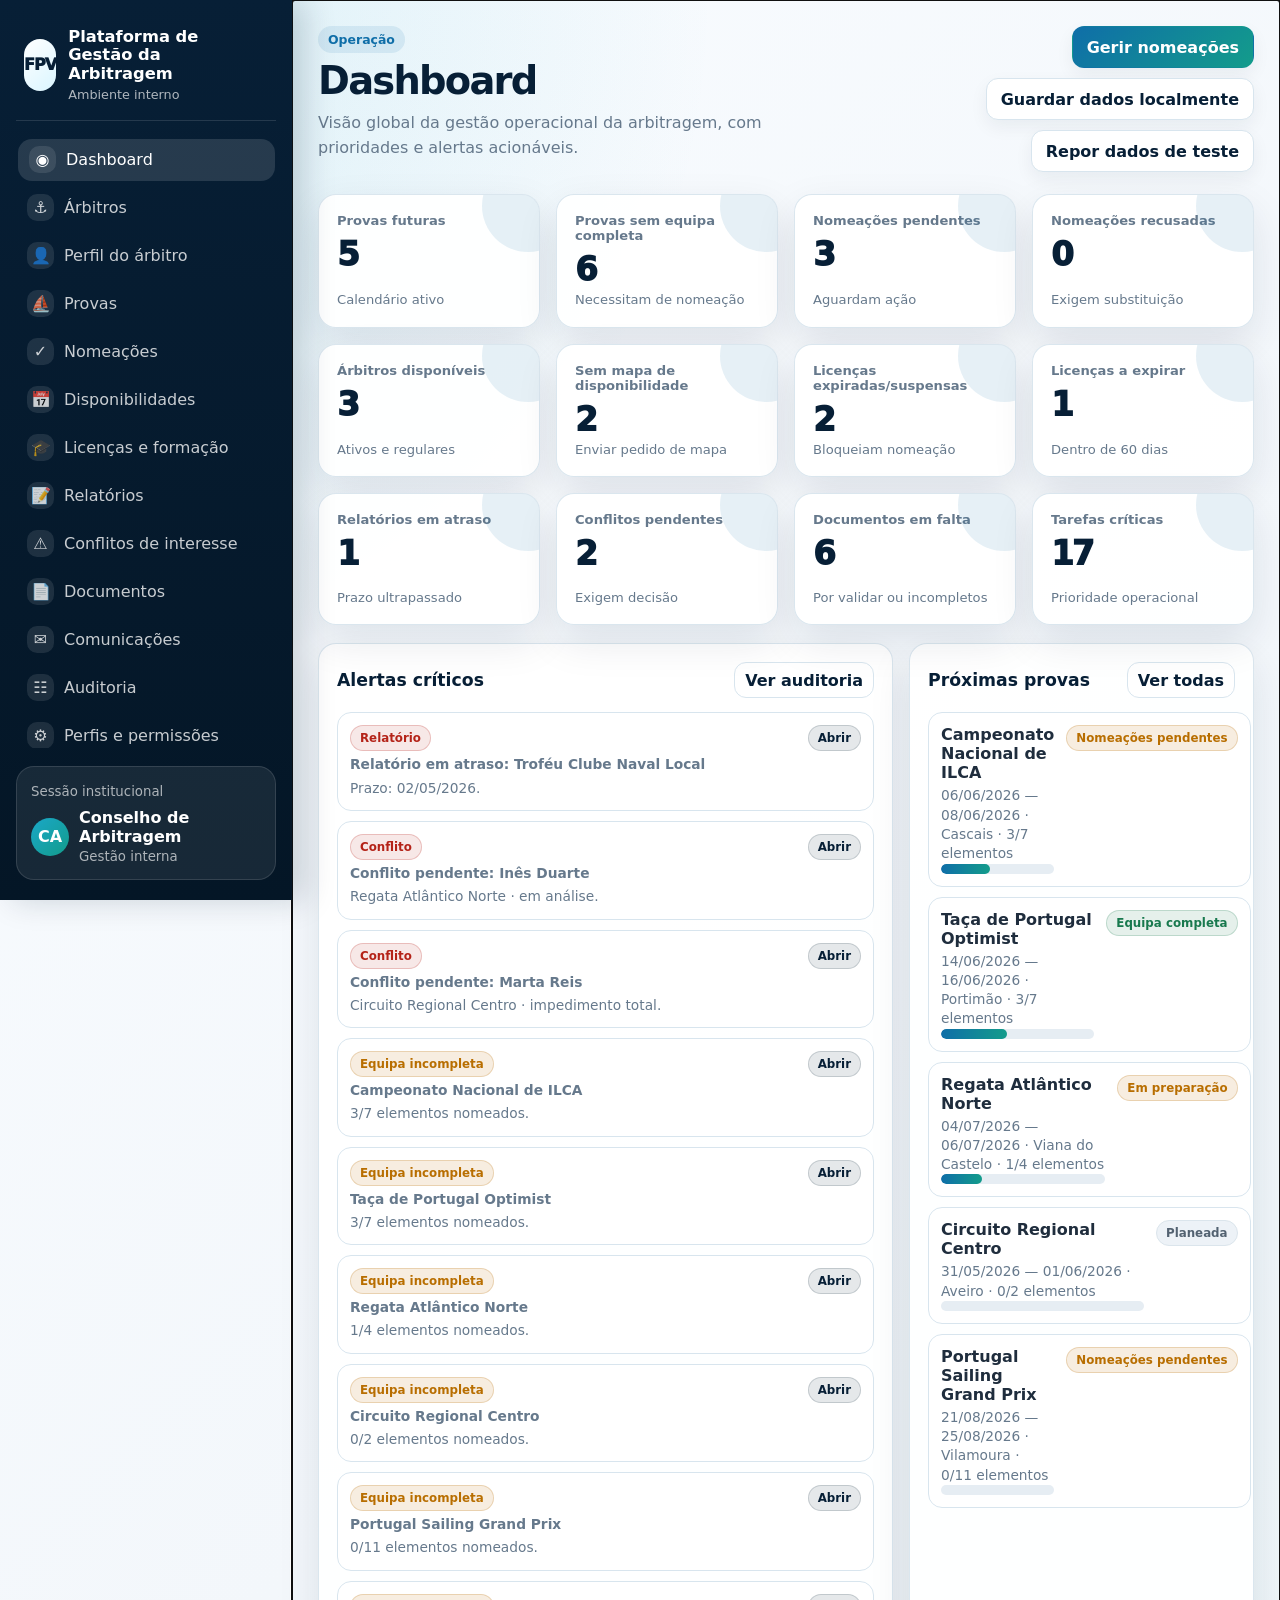
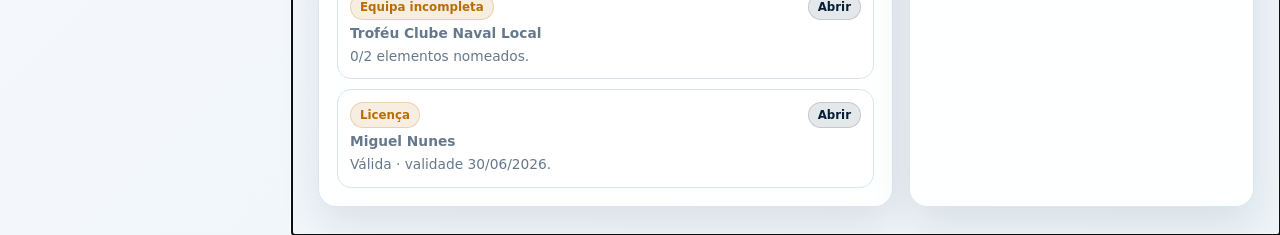
<file: index.html>
<!DOCTYPE html>
<html lang="pt-PT">
<head>
  <meta charset="UTF-8" />
  <meta name="viewport" content="width=device-width, initial-scale=1, viewport-fit=cover" />
  <meta name="theme-color" content="#071f36" />
  <meta name="color-scheme" content="light" />
  <meta name="description" content="Plataforma operacional interna para gestão da arbitragem da Federação Portuguesa de Vela." />
  <meta name="apple-mobile-web-app-capable" content="yes" />
  <meta name="apple-mobile-web-app-title" content="FPV Arb" />
  <meta name="apple-mobile-web-app-status-bar-style" content="black-translucent" />
  <link rel="manifest" href="./manifest.json?v=2.1.1" />
  <link rel="apple-touch-icon" href="./icons/icon-192.png" />
  <link rel="icon" href="./icons/icon-192.png" />
  <link rel="stylesheet" href="./styles.css?v=2.1.1" />
  <title>FPV Arbitragem | Plataforma de Gestão</title>
</head>
<body>
  <a class="skip-link" href="#main">Saltar para o conteúdo</a>

  <div class="mobile-bar">
    <button id="mobileMenuBtn" class="btn btn-ghost" type="button" aria-label="Abrir menu">☰ Menu</button>
    <strong>FPV Arbitragem</strong>
  </div>
  <div id="overlay" class="overlay" hidden></div>

  <div class="app-shell">
    <aside id="sidebar" class="sidebar" aria-label="Navegação principal">
      <div class="brand">
        <div class="brand-mark" aria-hidden="true">FPV</div>
        <div>
          <h1>Plataforma de Gestão da Arbitragem</h1>
          <p>Ambiente interno</p>
        </div>
      </div>
      <nav id="mainNav" class="nav"></nav>
      <div class="session-card">
        <small>Sessão institucional</small>
        <div class="session-user">
          <span class="avatar">CA</span>
          <span><strong>Conselho de Arbitragem</strong><br><small>Gestão interna</small></span>
        </div>
      </div>
    </aside>

    <main id="main" class="main" tabindex="-1">
      <header class="page-header">
        <div>
          <span id="pageEyebrow" class="eyebrow">Operação</span>
          <h2 id="pageTitle">Dashboard</h2>
          <p id="pageSubtitle">Visão global da gestão operacional da arbitragem.</p>
        </div>
        <div id="pageActions" class="page-actions"></div>
      </header>

      <section id="dashboard" class="section active" aria-labelledby="pageTitle"></section>
      <section id="arbitros" class="section" aria-labelledby="pageTitle"></section>
      <section id="perfil" class="section" aria-labelledby="pageTitle"></section>
      <section id="provas" class="section" aria-labelledby="pageTitle"></section>
      <section id="nomeacoes" class="section" aria-labelledby="pageTitle"></section>
      <section id="disponibilidades" class="section" aria-labelledby="pageTitle"></section>
      <section id="credenciacao" class="section" aria-labelledby="pageTitle"></section>
      <section id="relatorios" class="section" aria-labelledby="pageTitle"></section>
      <section id="conflitos" class="section" aria-labelledby="pageTitle"></section>
      <section id="documentos" class="section" aria-labelledby="pageTitle"></section>
      <section id="comunicacoes" class="section" aria-labelledby="pageTitle"></section>
      <section id="auditoria" class="section" aria-labelledby="pageTitle"></section>
      <section id="perfis" class="section" aria-labelledby="pageTitle"></section>
    </main>
  </div>

  <div id="modalRoot" class="modal-backdrop" hidden aria-hidden="true">
    <div class="modal" role="dialog" aria-modal="true" aria-labelledby="modalTitle">
      <header class="modal-header">
        <h3 id="modalTitle">Informação</h3>
        <button id="modalCloseBtn" class="icon-btn" type="button" aria-label="Fechar janela">✕</button>
      </header>
      <div id="modalBody" class="modal-body"></div>
      <footer id="modalActions" class="modal-actions"></footer>
    </div>
  </div>

  <div id="toast" class="toast" role="status" aria-live="polite"></div>

  <script src="./app.js?v=2.1.1" defer></script>
</body>
</html>
</file>
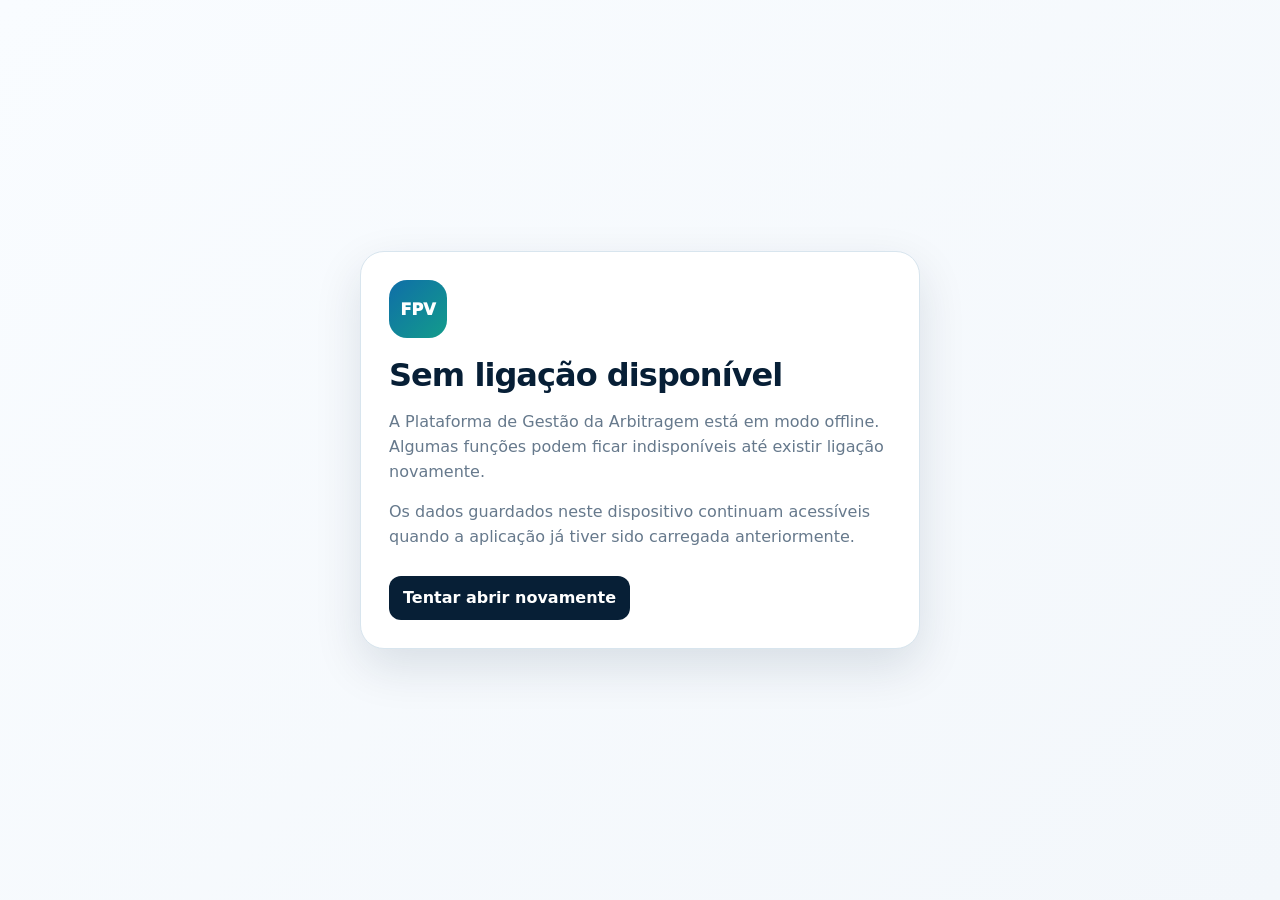
<file: offline.html>
<!DOCTYPE html>
<html lang="pt-PT">
<head>
  <meta charset="UTF-8" />
  <meta name="viewport" content="width=device-width, initial-scale=1, viewport-fit=cover" />
  <meta name="theme-color" content="#071f36" />
  <title>FPV Arbitragem | Sem ligação</title>
  <style>
    :root{--navy:#071f36;--blue:#0f6ea8;--bg:#f3f7fb;--line:#d8e5ee;--muted:#66798c}
    *{box-sizing:border-box}body{margin:0;min-height:100dvh;display:grid;place-items:center;padding:24px;font-family:Inter,system-ui,-apple-system,BlinkMacSystemFont,"Segoe UI",sans-serif;background:linear-gradient(135deg,#f9fcff,var(--bg));color:#1f2d3d}.card{width:min(560px,100%);background:#fff;border:1px solid var(--line);border-radius:24px;padding:28px;box-shadow:0 18px 48px rgba(7,31,54,.12)}.mark{width:58px;height:58px;border-radius:18px;background:linear-gradient(135deg,var(--blue),#139c8b);color:#fff;display:grid;place-items:center;font-weight:950;margin-bottom:18px}h1{margin:0;color:var(--navy);letter-spacing:-.03em}p{color:var(--muted);line-height:1.55}.btn{display:inline-flex;margin-top:10px;min-height:44px;align-items:center;padding:10px 14px;border-radius:12px;background:var(--navy);color:#fff;text-decoration:none;font-weight:800}
  </style>
</head>
<body>
  <main class="card">
    <div class="mark">FPV</div>
    <h1>Sem ligação disponível</h1>
    <p>A Plataforma de Gestão da Arbitragem está em modo offline. Algumas funções podem ficar indisponíveis até existir ligação novamente.</p>
    <p>Os dados guardados neste dispositivo continuam acessíveis quando a aplicação já tiver sido carregada anteriormente.</p>
    <a class="btn" href="./">Tentar abrir novamente</a>
  </main>
</body>
</html>
</file>
<file: styles.css>
:root{
  --navy:#071f36;--navy-2:#0d3458;--blue:#0f6ea8;--cyan:#1aa7c8;--teal:#139c8b;
  --green:#18794e;--red:#b42318;--amber:#b86e00;--yellow:#f3c94b;
  --bg:#f3f7fb;--surface:#fff;--surface-2:#eef5f9;--line:#d8e5ee;--text:#1f2d3d;--muted:#66798c;
  --shadow:0 16px 42px rgba(7,31,54,.10);--radius:18px;--sidebar:292px;--focus:0 0 0 4px rgba(15,110,168,.18)
}
*{box-sizing:border-box}[hidden]{display:none!important}html{scroll-behavior:smooth}body{margin:0;min-height:100dvh;font-family:Inter,ui-sans-serif,system-ui,-apple-system,BlinkMacSystemFont,"Segoe UI",sans-serif;color:var(--text);background:radial-gradient(circle at top left,rgba(26,167,200,.16),transparent 32%),linear-gradient(135deg,#f9fcff 0%,var(--bg) 60%,#edf5f8 100%)}
button,input,select,textarea{font:inherit}button{cursor:pointer}button:disabled{cursor:not-allowed;opacity:.55}.skip-link{position:absolute;left:-999px;top:auto;width:1px;height:1px;overflow:hidden}.skip-link:focus{left:16px;top:16px;width:auto;height:auto;padding:10px 14px;background:#fff;border:2px solid var(--blue);z-index:1000;border-radius:10px}
.app-shell{min-height:100dvh;display:grid;grid-template-columns:var(--sidebar) 1fr}.sidebar{position:sticky;top:0;height:100dvh;padding:20px 16px calc(20px + env(safe-area-inset-bottom));background:linear-gradient(180deg,var(--navy),#041626);color:#fff;display:flex;flex-direction:column;gap:18px;z-index:30;box-shadow:12px 0 30px rgba(7,31,54,.18)}
.brand{display:flex;gap:12px;align-items:center;padding:8px 8px 18px;border-bottom:1px solid rgba(255,255,255,.12)}.brand-mark{width:52px;height:52px;border-radius:16px;background:linear-gradient(135deg,#fff,#daf5ff);color:var(--navy);display:grid;place-items:center;font-weight:950;letter-spacing:-.06em}.brand h1{font-size:1.02rem;line-height:1.12;margin:0}.brand p{margin:4px 0 0;color:rgba(255,255,255,.68);font-size:.8rem}.nav{display:grid;gap:6px;overflow:auto;padding-right:3px}.nav button{width:100%;min-height:42px;display:flex;align-items:center;gap:10px;padding:10px 11px;border:0;border-radius:14px;background:transparent;color:rgba(255,255,255,.78);text-align:left;transition:.18s}.nav button:hover,.nav button.active{background:rgba(255,255,255,.13);color:#fff;transform:translateX(2px)}.nav button:focus-visible,.btn:focus-visible,.icon-btn:focus-visible,.mini:focus-visible,input:focus-visible,select:focus-visible,textarea:focus-visible{outline:0;box-shadow:var(--focus)}.nav-icon{width:27px;height:27px;border-radius:10px;background:rgba(255,255,255,.1);display:grid;place-items:center;flex:0 0 auto}.session-card{margin-top:auto;border:1px solid rgba(255,255,255,.12);background:rgba(255,255,255,.08);border-radius:18px;padding:14px}.session-card small{color:rgba(255,255,255,.65)}.session-user{display:flex;gap:10px;align-items:center;margin-top:8px}.avatar{width:38px;height:38px;border-radius:50%;background:linear-gradient(135deg,var(--cyan),var(--teal));display:grid;place-items:center;color:#fff;font-weight:900;flex:0 0 auto}
.main{min-width:0;padding:26px calc(26px + env(safe-area-inset-right)) calc(28px + env(safe-area-inset-bottom)) calc(26px + env(safe-area-inset-left))}.page-header{display:flex;align-items:flex-start;justify-content:space-between;gap:18px;margin-bottom:22px}.eyebrow{display:inline-flex;background:rgba(15,110,168,.1);color:var(--blue);border-radius:999px;font-size:.78rem;font-weight:850;padding:6px 10px;margin-bottom:8px}.page-header h2{font-size:clamp(1.55rem,3vw,2.42rem);line-height:1.06;letter-spacing:-.045em;color:var(--navy);margin:0}.page-header p{margin:9px 0 0;color:var(--muted);line-height:1.55;max-width:850px}.page-actions{display:flex;gap:10px;flex-wrap:wrap;justify-content:flex-end}.mobile-bar{display:none;position:sticky;top:0;z-index:50;align-items:center;justify-content:space-between;padding:12px 16px;background:rgba(255,255,255,.94);backdrop-filter:blur(14px);border-bottom:1px solid var(--line)}.overlay{position:fixed;inset:0;background:rgba(0,0,0,.34);z-index:20}
.section{display:none;animation:fade .2s ease both}.section.active{display:block}@keyframes fade{from{opacity:0;transform:translateY(6px)}to{opacity:1;transform:translateY(0)}}.grid{display:grid;gap:16px}.kpi-grid{grid-template-columns:repeat(4,minmax(150px,1fr));margin-bottom:18px}.two-col{grid-template-columns:minmax(0,1.25fr) minmax(320px,.75fr)}.three-col{grid-template-columns:repeat(3,minmax(0,1fr))}.four-col{grid-template-columns:repeat(4,minmax(0,1fr))}.card{background:rgba(255,255,255,.92);border:1px solid rgba(216,229,238,.95);box-shadow:var(--shadow);border-radius:var(--radius);padding:18px}.card.flat{box-shadow:none}.kpi{position:relative;overflow:hidden;min-height:132px;display:flex;flex-direction:column;justify-content:space-between}.kpi:after{content:"";position:absolute;right:-35px;top:-35px;width:92px;height:92px;border-radius:50%;background:rgba(15,110,168,.1)}.kpi .label{font-size:.82rem;color:var(--muted);font-weight:850}.kpi .value{font-size:2.05rem;font-weight:950;color:var(--navy);letter-spacing:-.06em;margin:8px 0 2px}.kpi .hint{font-size:.82rem;color:var(--muted);line-height:1.35}.clickable{cursor:pointer;transition:.18s}.clickable:hover{transform:translateY(-2px);box-shadow:0 18px 48px rgba(7,31,54,.14)}.panel{display:flex;align-items:center;justify-content:space-between;gap:12px;margin-bottom:14px}.panel h3{margin:0;color:var(--navy);font-size:1.08rem}.toolbar{display:flex;align-items:center;justify-content:space-between;gap:10px;flex-wrap:wrap;margin-bottom:14px}.filters{display:flex;gap:10px;flex-wrap:wrap}.input,.select,.textarea{width:100%;border:1px solid var(--line);border-radius:12px;background:#fff;color:var(--text);padding:10px 12px;outline:0}.filters .input,.filters .select{width:auto;min-width:170px}.btn,.mini,.icon-btn{border:1px solid var(--line);background:#fff;color:var(--navy);font-weight:850;border-radius:12px}.btn{min-height:42px;display:inline-flex;align-items:center;justify-content:center;gap:8px;padding:10px 14px;box-shadow:0 7px 18px rgba(7,31,54,.06)}.btn-primary{background:linear-gradient(135deg,var(--blue),var(--teal));color:#fff;border-color:transparent}.btn-danger{background:var(--red);color:#fff;border-color:transparent}.btn-ghost{background:transparent;box-shadow:none}.mini{min-height:36px;padding:7px 10px}.icon-btn{width:42px;height:42px;display:grid;place-items:center}.row-actions{display:flex;gap:7px;flex-wrap:wrap}.table-wrap{overflow:auto;border:1px solid var(--line);border-radius:16px;background:#fff}table{width:100%;border-collapse:collapse;min-width:980px}th,td{padding:12px 13px;border-bottom:1px solid var(--line);text-align:left;vertical-align:middle;font-size:.91rem}th{background:#f8fbfd;color:var(--navy);text-transform:uppercase;letter-spacing:.04em;font-weight:900;font-size:.75rem}tbody tr:hover{background:#f8fbfd}tr:last-child td{border-bottom:0}.row-title{font-weight:900;color:var(--navy)}.row-sub{font-size:.8rem;color:var(--muted);margin-top:3px}.badge{display:inline-flex;align-items:center;gap:6px;padding:5px 9px;border-radius:999px;font-size:.74rem;font-weight:900;border:1px solid transparent;white-space:nowrap}.ok{background:rgba(24,121,78,.11);color:var(--green);border-color:rgba(24,121,78,.20)}.warn{background:rgba(184,110,0,.12);color:var(--amber);border-color:rgba(184,110,0,.22)}.bad{background:rgba(180,35,24,.10);color:var(--red);border-color:rgba(180,35,24,.22)}.info{background:rgba(15,110,168,.10);color:var(--blue);border-color:rgba(15,110,168,.20)}.neutral{background:#edf2f7;color:#536271;border-color:#dbe5ec}.dark{background:rgba(7,31,54,.10);color:var(--navy);border-color:rgba(7,31,54,.16)}.list{display:grid;gap:10px}.item{display:flex;justify-content:space-between;gap:12px;align-items:flex-start;background:#fff;border:1px solid var(--line);border-radius:14px;padding:12px}.item p{margin:4px 0 0;color:var(--muted);line-height:1.4;font-size:.86rem}.empty{padding:28px;text-align:center;color:var(--muted);background:#fff;border:1px dashed var(--line);border-radius:14px}.mobile-cards{display:none}.entity-card{background:#fff;border:1px solid var(--line);border-radius:16px;padding:14px;display:grid;gap:10px}.entity-card h4{margin:0;color:var(--navy)}.card-row{display:flex;justify-content:space-between;gap:12px;border-top:1px solid var(--line);padding-top:8px}.card-row span:first-child{color:var(--muted)}.progress{height:10px;background:#e6edf3;border-radius:999px;overflow:hidden}.progress span{display:block;height:100%;background:linear-gradient(90deg,var(--blue),var(--teal));border-radius:inherit}.profile-grid{grid-template-columns:minmax(280px,.75fr) minmax(0,1.25fr)}.profile-box{background:linear-gradient(180deg,#fff,#f8fbfd);border:1px solid var(--line);border-radius:var(--radius);padding:18px}.profile-head{display:flex;gap:14px;align-items:center;margin-bottom:16px}.big-avatar{width:72px;height:72px;border-radius:24px;background:linear-gradient(135deg,var(--blue),var(--teal));color:#fff;display:grid;place-items:center;font-size:1.5rem;font-weight:950}.metric{display:flex;justify-content:space-between;gap:12px;padding:10px 0;border-bottom:1px solid var(--line)}.metric:last-child{border-bottom:0}.metric span:first-child{color:var(--muted)}.metric span:last-child{text-align:right;font-weight:900;color:var(--navy)}.form-grid{display:grid;grid-template-columns:repeat(2,minmax(0,1fr));gap:12px}.field{display:grid;gap:6px}.field.full{grid-column:1/-1}label{font-size:.77rem;font-weight:900;color:var(--navy)}.risk-list{display:grid;gap:8px}.risk-row{padding:10px 12px;border-radius:12px;border:1px solid var(--line);background:#fff}.risk-row.block{border-color:rgba(180,35,24,.26);background:rgba(180,35,24,.06)}.risk-row.critical{border-color:rgba(184,110,0,.26);background:rgba(184,110,0,.07)}.risk-row.moderate{border-color:rgba(15,110,168,.22);background:rgba(15,110,168,.06)}.modal-backdrop{position:fixed;inset:0;z-index:90;display:grid;place-items:center;padding:16px;background:rgba(3,12,22,.58)}.modal{width:min(980px,100%);max-height:min(92dvh,980px);overflow:auto;background:#fff;border-radius:22px;box-shadow:0 30px 90px rgba(0,0,0,.34)}.modal-header,.modal-actions{display:flex;gap:12px;align-items:center;justify-content:space-between;padding:18px;border-bottom:1px solid var(--line)}.modal-header h3{margin:0;color:var(--navy)}.modal-body{padding:18px}.modal-actions{border-top:1px solid var(--line);border-bottom:0;justify-content:flex-end}.toast{position:fixed;right:22px;bottom:calc(22px + env(safe-area-inset-bottom));z-index:110;max-width:380px;background:var(--navy);color:#fff;border-radius:14px;padding:13px 15px;box-shadow:0 18px 40px rgba(0,0,0,.24);display:none}.toast.show{display:block;animation:fade .2s ease both}.offline-note{font-size:.85rem;color:var(--muted)}
@media(max-width:1200px){.kpi-grid{grid-template-columns:repeat(3,1fr)}.two-col,.profile-grid{grid-template-columns:1fr}.four-col{grid-template-columns:repeat(2,1fr)}}
@media(max-width:860px){.app-shell{grid-template-columns:1fr}.mobile-bar{display:flex}.sidebar{position:fixed;left:0;top:0;width:min(88vw,330px);transform:translateX(-105%);transition:.22s ease;height:100dvh}.sidebar.open{transform:translateX(0)}.main{padding:18px calc(16px + env(safe-area-inset-right)) calc(22px + env(safe-area-inset-bottom)) calc(16px + env(safe-area-inset-left))}.page-header{flex-direction:column}.page-actions{justify-content:flex-start}.kpi-grid{grid-template-columns:repeat(2,1fr)}.three-col,.four-col{grid-template-columns:1fr}.filters,.filters .input,.filters .select{width:100%;min-width:0}.toolbar{align-items:stretch}.desktop-table{display:none}.mobile-cards{display:grid;gap:12px}.btn,.mini{min-height:44px}.modal-backdrop{align-items:end;padding:0}.modal{width:100%;max-height:92dvh;border-radius:22px 22px 0 0;padding-bottom:env(safe-area-inset-bottom)}.form-grid{grid-template-columns:1fr}.item{flex-direction:column}.card-row{align-items:flex-start}.row-actions{width:100%}.row-actions .mini{flex:1 1 135px}}
@media(max-width:540px){.kpi-grid{grid-template-columns:1fr}.brand h1{font-size:.95rem}.page-header h2{font-size:1.55rem}.card{padding:14px}.modal-body{padding:14px}.modal-header,.modal-actions{padding:14px}.modal-actions{align-items:stretch;flex-direction:column}.modal-actions .btn{width:100%}}
</file>
